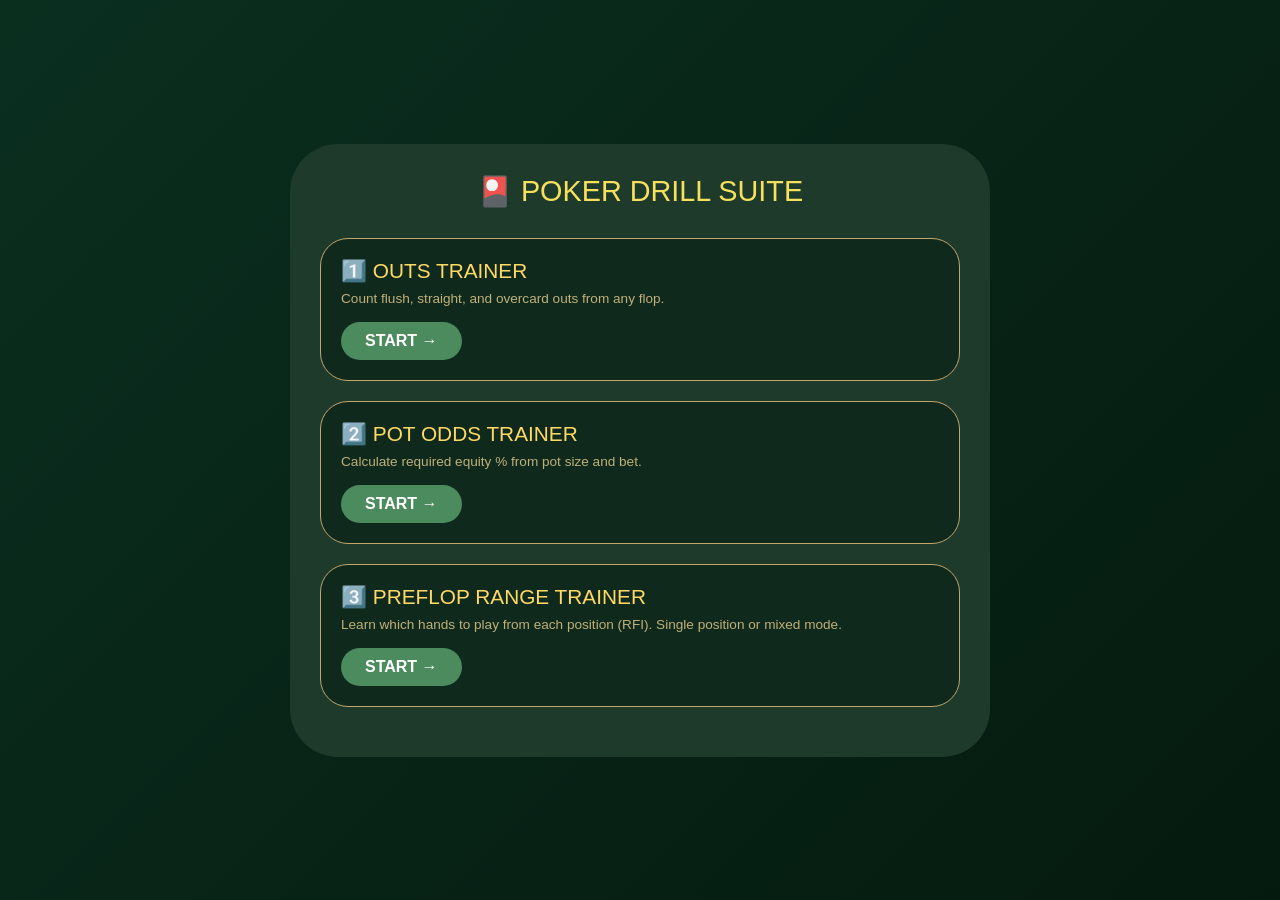
<file: index.html>
<!doctype html>
<html lang="en">
  <head>
    <meta charset="UTF-8" />
    <meta name="viewport" content="width=device-width, initial-scale=1.0" />
    <title>Poker Drill Suite</title>
    <link rel="stylesheet" href="core/styles.css" />
    <style>
      .menu-container {
        max-width: 700px;
        width: 100%;
        background: #1e3a2a;
        border-radius: 48px;
        padding: 30px;
        text-align: center;
      }
      .menu-title {
        color: #f7e05e;
        font-size: 1.8rem;
        margin-bottom: 30px;
      }
      .drill-card {
        background: #0f2a1c;
        border-radius: 28px;
        padding: 20px;
        margin-bottom: 20px;
        text-align: left;
        border: 1px solid #c4a66a;
      }
      .drill-title {
        color: #ffd966;
        font-size: 1.3rem;
        margin-bottom: 8px;
      }
      .drill-desc {
        color: #c0b07a;
        font-size: 0.85rem;
        margin-bottom: 16px;
      }
      .drill-btn {
        background: #4c8b5e;
        border: none;
        padding: 10px 24px;
        border-radius: 40px;
        color: white;
        font-weight: bold;
        cursor: pointer;
        text-decoration: none;
        display: inline-block;
      }
      .drill-btn:active {
        transform: translateY(2px);
      }
    </style>
  </head>
  <body>
    <div class="menu-container">
      <div class="menu-title">🎴 POKER DRILL SUITE</div>

      <div class="drill-card">
        <div class="drill-title">1️⃣ OUTS TRAINER</div>
        <div class="drill-desc">
          Count flush, straight, and overcard outs from any flop.
        </div>
        <a href="outs-trainer/index.html" class="drill-btn">START →</a>
      </div>

      <div class="drill-card">
        <div class="drill-title">2️⃣ POT ODDS TRAINER</div>
        <div class="drill-desc">
          Calculate required equity % from pot size and bet.
        </div>
        <a href="pot-odds-trainer/index.html" class="drill-btn">START →</a>
      </div>

      <div class="drill-card">
    <div class="drill-title">3️⃣ PREFLOP RANGE TRAINER</div>
    <div class="drill-desc">Learn which hands to play from each position (RFI). Single position or mixed mode.</div>
    <a href="preflop-trainer/index.html" class="drill-btn">START →</a>
      </div>
    </div>
  </body>
</html>
</file>
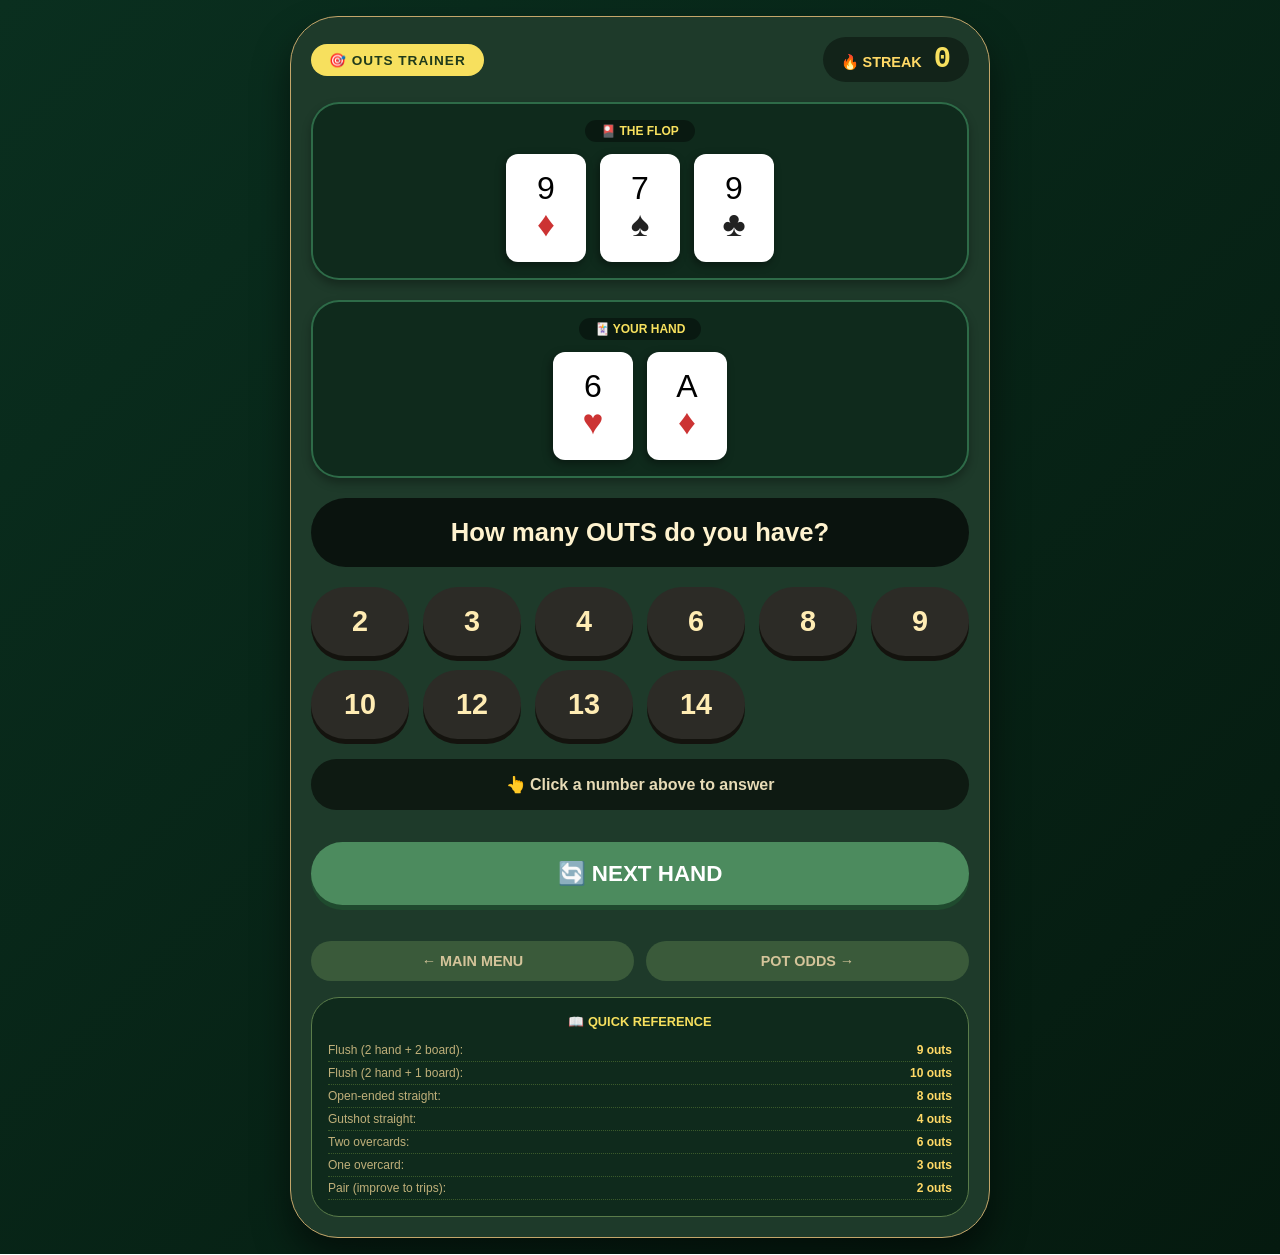
<file: outs-trainer/index.html>
<!doctype html>
<html lang="en">
  <head>
    <meta charset="UTF-8" />
    <meta
      name="viewport"
      content="width=device-width, initial-scale=1.0, user-scalable=yes"
    />
    <title>Outs Trainer</title>
    <link rel="stylesheet" href="../core/styles.css" />
  </head>
  <body>
    <div class="drill-container">
      <div class="header">
        <span class="badge">🎯 OUTS TRAINER</span>
        <div class="streak-box">
          <span class="streak-label">🔥 STREAK</span>
          <span class="streak-count" id="streakCount">0</span>
        </div>
      </div>

      <div class="board-area">
        <div class="section-label">🎴 THE FLOP</div>
        <div class="card-row" id="boardCards"></div>
      </div>

      <div class="hand-area">
        <div class="section-label">🃏 YOUR HAND</div>
        <div class="card-row" id="handCards"></div>
      </div>

      <div class="question-area">
        <div class="question-text" id="questionText">
          How many OUTS do you have?
        </div>
      </div>

      <div class="button-grid" id="buttonGrid">
        <button class="action-btn" data-outs="2">2</button>
        <button class="action-btn" data-outs="3">3</button>
        <button class="action-btn" data-outs="4">4</button>
        <button class="action-btn" data-outs="6">6</button>
        <button class="action-btn" data-outs="8">8</button>
        <button class="action-btn" data-outs="9">9</button>
        <button class="action-btn" data-outs="10">10</button>
        <button class="action-btn" data-outs="12">12</button>
        <button class="action-btn" data-outs="13">13</button>
        <button class="action-btn" data-outs="14">14</button>
      </div>

      <div class="feedback-area" id="feedbackArea">
        👆 Click a number above to answer
      </div>

      <button class="next-btn" id="nextBtn">🔄 NEXT HAND</button>

      <div class="nav-buttons">
        <a href="../index.html" class="nav-btn">← MAIN MENU</a>
        <a href="../pot-odds-trainer/index.html" class="nav-btn">POT ODDS →</a>
      </div>

      <div class="reference">
        <div class="ref-title">📖 QUICK REFERENCE</div>
        <div class="ref-row">
          Flush (2 hand + 2 board): <strong>9 outs</strong>
        </div>
        <div class="ref-row">
          Flush (2 hand + 1 board): <strong>10 outs</strong>
        </div>
        <div class="ref-row">Open-ended straight: <strong>8 outs</strong></div>
        <div class="ref-row">Gutshot straight: <strong>4 outs</strong></div>
        <div class="ref-row">Two overcards: <strong>6 outs</strong></div>
        <div class="ref-row">One overcard: <strong>3 outs</strong></div>
        <div class="ref-row">
          Pair (improve to trips): <strong>2 outs</strong>
        </div>
      </div>
    </div>

    <script src="../core/cards.js"></script>
    <script src="outs.js"></script>
  </body>
</html>
</file>
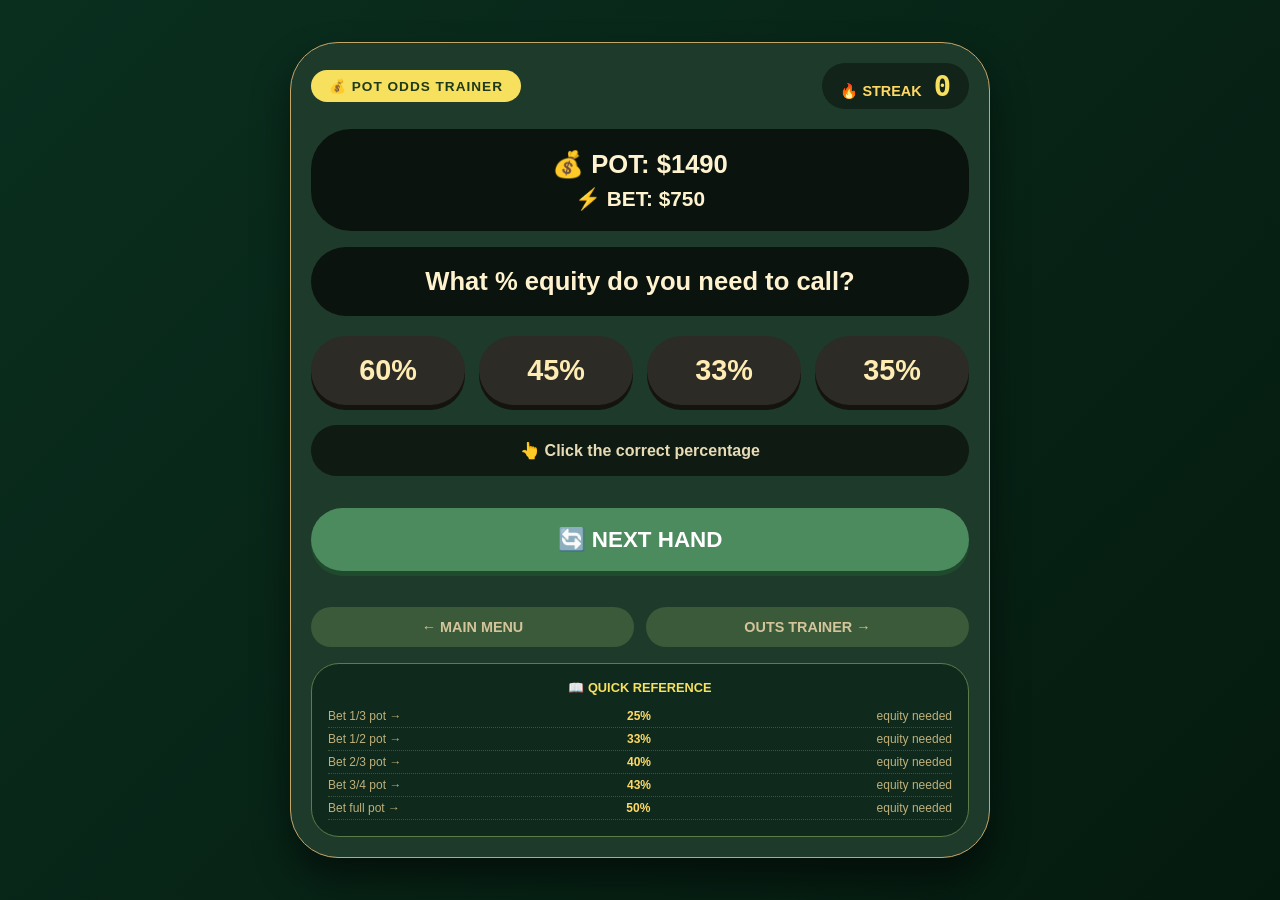
<file: pot-odds-trainer/index.html>
<!doctype html>
<html lang="en">
  <head>
    <meta charset="UTF-8" />
    <meta
      name="viewport"
      content="width=device-width, initial-scale=1.0, user-scalable=yes"
    />
    <title>Pot Odds Trainer</title>
    <link rel="stylesheet" href="../core/styles.css" />
  </head>
  <body>
    <div class="drill-container">
      <div class="header">
        <span class="badge">💰 POT ODDS TRAINER</span>
        <div class="streak-box">
          <span class="streak-label">🔥 STREAK</span>
          <span class="streak-count" id="streakCount">0</span>
        </div>
      </div>

      <div class="question-area" style="margin-bottom: 0">
        <div class="question-text" id="potDisplay">Pot: $0</div>
        <div
          class="question-text"
          id="betDisplay"
          style="font-size: 1.3rem; margin-top: 8px"
        >
          Bet: $0
        </div>
      </div>

      <div class="question-area">
        <div class="question-text" id="questionText">
          What % equity do you need to call?
        </div>
      </div>

      <div class="button-grid" id="buttonGrid">
        <!-- Buttons generated dynamically -->
      </div>

      <div class="feedback-area" id="feedbackArea">
        👆 Click the correct percentage
      </div>

      <button class="next-btn" id="nextBtn">🔄 NEXT HAND</button>

      <div class="nav-buttons">
        <a href="../index.html" class="nav-btn">← MAIN MENU</a>
        <a href="../outs-trainer/index.html" class="nav-btn">OUTS TRAINER →</a>
      </div>

      <div class="reference">
        <div class="ref-title">📖 QUICK REFERENCE</div>
        <div class="ref-row">
          Bet 1/3 pot → <strong>25%</strong> equity needed
        </div>
        <div class="ref-row">
          Bet 1/2 pot → <strong>33%</strong> equity needed
        </div>
        <div class="ref-row">
          Bet 2/3 pot → <strong>40%</strong> equity needed
        </div>
        <div class="ref-row">
          Bet 3/4 pot → <strong>43%</strong> equity needed
        </div>
        <div class="ref-row">
          Bet full pot → <strong>50%</strong> equity needed
        </div>
      </div>
    </div>

    <script src="potodds.js"></script>
  </body>
</html>
</file>
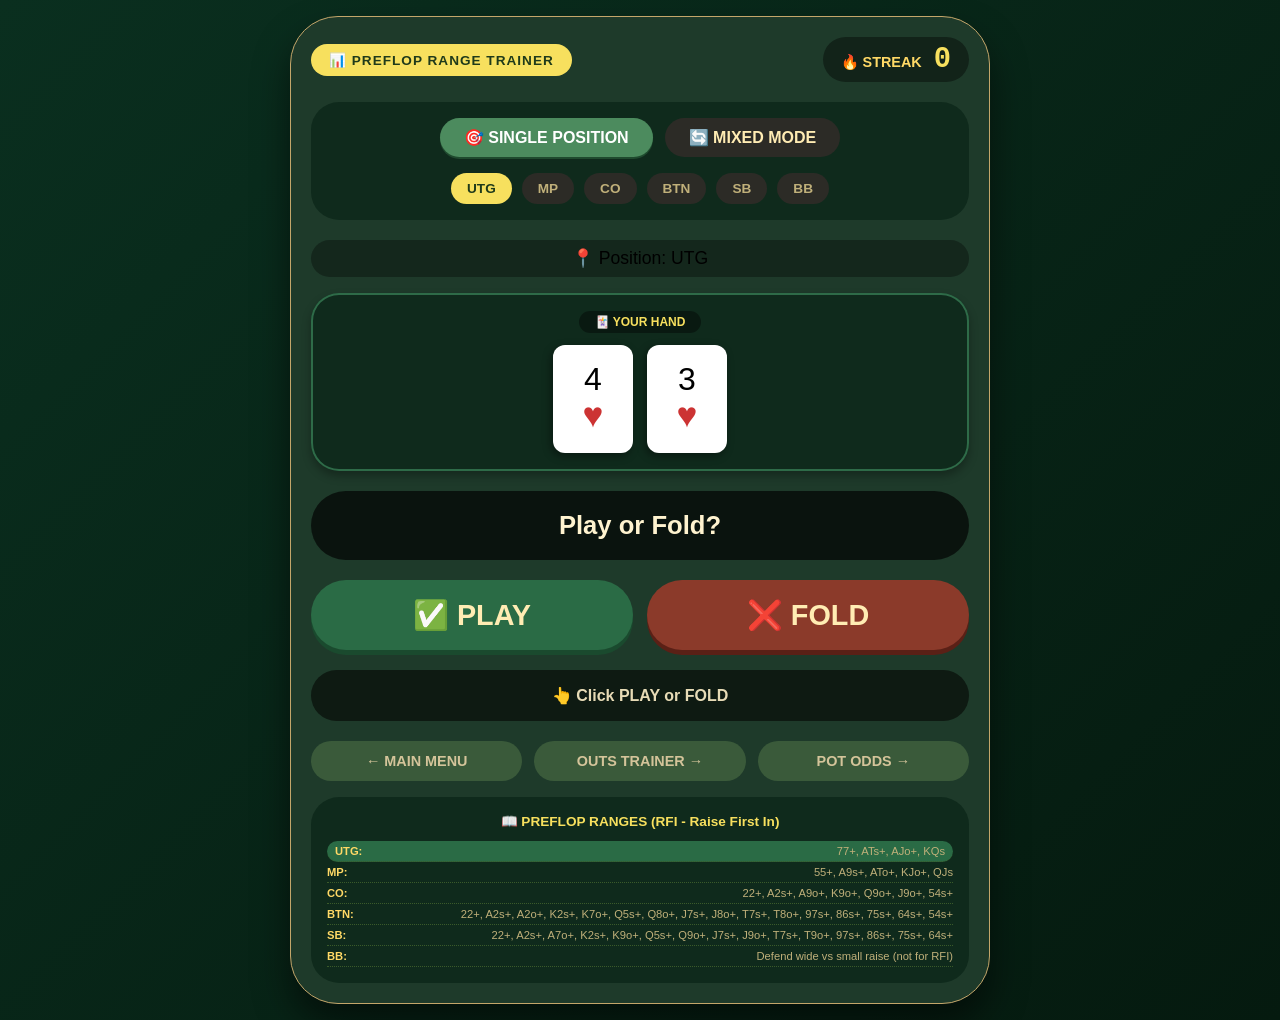
<file: preflop-trainer/index.html>
<!DOCTYPE html>
<html lang="en">
<head>
    <meta charset="UTF-8">
    <meta name="viewport" content="width=device-width, initial-scale=1.0, user-scalable=yes">
    <title>Preflop Range Trainer</title>
    <link rel="stylesheet" href="../core/styles.css">
    <style>
        .mode-selector {
            background: #0f2a1c;
            border-radius: 28px;
            padding: 16px;
            margin-bottom: 20px;
            text-align: center;
        }
        .mode-buttons {
            display: flex;
            gap: 12px;
            justify-content: center;
            margin-bottom: 16px;
        }
        .mode-btn {
            background: #2c2b26;
            border: none;
            padding: 10px 24px;
            border-radius: 40px;
            color: #ffecb3;
            font-weight: bold;
            cursor: pointer;
            font-size: 1rem;
        }
        .mode-btn.active {
            background: #4c8b5e;
            color: white;
            box-shadow: 0 2px 0 #1f4a2e;
        }
        .position-buttons {
            display: flex;
            flex-wrap: wrap;
            gap: 10px;
            justify-content: center;
        }
        .pos-btn {
            background: #2c2b26;
            border: none;
            padding: 8px 16px;
            border-radius: 40px;
            color: #c0b07a;
            font-weight: bold;
            cursor: pointer;
            font-size: 0.85rem;
        }
        .pos-btn.active {
            background: #f7e05e;
            color: #1f3a1a;
        }
        .pos-btn.disabled {
            opacity: 0.4;
            cursor: not-allowed;
        }
        .current-pos {
            text-align: center;
            margin: 16px 0;
            padding: 8px;
            background: #00000055;
            border-radius: 40px;
            font-size: 1.1rem;
        }
        .ref-panel {
            background: #0f2a1c;
            border-radius: 28px;
            padding: 16px;
            margin-top: 16px;
        }
        .ref-title {
            color: #f7e05e;
            font-weight: bold;
            margin-bottom: 12px;
            text-align: center;
            font-size: 0.85rem;
        }
        .ref-row {
            color: #c0b07a;
            font-size: 0.7rem;
            padding: 4px 0;
            border-bottom: 1px dotted #3a5a2a;
            display: flex;
            justify-content: space-between;
        }
        .ref-row strong {
            color: #ffd966;
        }
        .highlight {
            background: #2a6b45;
            border-radius: 20px;
            padding: 0 8px;
        }
    </style>
</head>
<body>
<div class="drill-container">
    <div class="header">
        <span class="badge">📊 PREFLOP RANGE TRAINER</span>
        <div class="streak-box">
            <span class="streak-label">🔥 STREAK</span>
            <span class="streak-count" id="streakCount">0</span>
        </div>
    </div>

    <!-- Mode Selector -->
    <div class="mode-selector">
        <div class="mode-buttons">
            <button class="mode-btn" id="singleModeBtn">🎯 SINGLE POSITION</button>
            <button class="mode-btn" id="mixedModeBtn">🔄 MIXED MODE</button>
        </div>
        <div class="position-buttons" id="positionButtons">
            <button class="pos-btn" data-pos="UTG">UTG</button>
            <button class="pos-btn" data-pos="MP">MP</button>
            <button class="pos-btn" data-pos="CO">CO</button>
            <button class="pos-btn" data-pos="BTN">BTN</button>
            <button class="pos-btn" data-pos="SB">SB</button>
            <button class="pos-btn" data-pos="BB">BB</button>
        </div>
    </div>

    <!-- Current Position Display -->
    <div class="current-pos" id="currentPosDisplay">
        📍 Position: UTG
    </div>

    <!-- Hand Display (uses card styling from core) -->
    <div class="hand-area" style="margin-bottom: 20px;">
        <div class="section-label">🃏 YOUR HAND</div>
        <div class="card-row" id="handCards"></div>
    </div>

    <!-- Question -->
    <div class="question-area">
        <div class="question-text" id="questionText">
            Play or Fold?
        </div>
    </div>

    <!-- Play/Fold Buttons -->
    <div class="button-grid" style="grid-template-columns: 1fr 1fr;">
        <button class="action-btn" id="playBtn" style="background: #2a6b45; box-shadow: 0 5px 0 #1a4a2e;">✅ PLAY</button>
        <button class="action-btn" id="foldBtn" style="background: #8b3a2a; box-shadow: 0 5px 0 #5a2016;">❌ FOLD</button>
    </div>

    <!-- Feedback -->
    <div class="feedback-area" id="feedbackArea">
        👆 Click PLAY or FOLD
    </div>

    <div class="nav-buttons">
        <a href="../index.html" class="nav-btn">← MAIN MENU</a>
        <a href="../outs-trainer/index.html" class="nav-btn">OUTS TRAINER →</a>
        <a href="../pot-odds-trainer/index.html" class="nav-btn">POT ODDS →</a>
    </div>

    <!-- Reference Panel (always visible) -->
    <div class="ref-panel">
        <div class="ref-title">📖 PREFLOP RANGES (RFI - Raise First In)</div>
        <div class="ref-row" id="refUTG"><strong>UTG:</strong> 77+, ATs+, AJo+, KQs</div>
        <div class="ref-row" id="refMP"><strong>MP:</strong> 55+, A9s+, ATo+, KJo+, QJs</div>
        <div class="ref-row" id="refCO"><strong>CO:</strong> 22+, A2s+, A9o+, K9o+, Q9o+, J9o+, 54s+</div>
        <div class="ref-row" id="refBTN"><strong>BTN:</strong> 22+, A2s+, A2o+, K2s+, K7o+, Q5s+, Q8o+, J7s+, J8o+, T7s+, T8o+, 97s+, 86s+, 75s+, 64s+, 54s+</div>
        <div class="ref-row" id="refSB"><strong>SB:</strong> 22+, A2s+, A7o+, K2s+, K9o+, Q5s+, Q9o+, J7s+, J9o+, T7s+, T9o+, 97s+, 86s+, 75s+, 64s+</div>
        <div class="ref-row" id="refBB"><strong>BB:</strong> Defend wide vs small raise (not for RFI)</div>
    </div>
</div>

<script src="../core/cards.js"></script>
<script src="preflop.js"></script>
</body>
</html>
</file>
<file: core/styles.css>
* {
  box-sizing: border-box;
  user-select: none;
}

body {
  background: linear-gradient(135deg, #0a2f1f 0%, #051a0f 100%);
  font-family: "Segoe UI", "Roboto", "Helvetica Neue", sans-serif;
  display: flex;
  justify-content: center;
  align-items: center;
  min-height: 100vh;
  margin: 0;
  padding: 16px;
}

.drill-container {
  max-width: 700px;
  width: 100%;
  background: #1e3a2a;
  border-radius: 48px;
  padding: 20px;
  box-shadow: 0 20px 35px rgba(0, 0, 0, 0.5);
  border: 1px solid #c4a66a;
}

.header {
  display: flex;
  justify-content: space-between;
  align-items: center;
  margin-bottom: 20px;
  flex-wrap: wrap;
  gap: 12px;
}

.badge {
  background: #f7e05e;
  color: #1f3a1a;
  padding: 8px 18px;
  border-radius: 60px;
  font-weight: bold;
  font-size: 0.85rem;
  letter-spacing: 1px;
}

.streak-box {
  background: #00000066;
  padding: 6px 18px;
  border-radius: 60px;
  display: flex;
  gap: 12px;
  align-items: baseline;
}

.streak-label {
  color: #ffd966;
  font-weight: bold;
  font-size: 0.9rem;
}

.streak-count {
  color: #f7e05e;
  font-size: 1.8rem;
  font-weight: bold;
  font-family: monospace;
}

.board-area,
.hand-area {
  background: #0f2a1c;
  border-radius: 28px;
  padding: 18px 12px;
  margin-bottom: 20px;
  text-align: center;
  box-shadow:
    inset 0 0 0 2px #2e6b48,
    0 5px 10px rgba(0, 0, 0, 0.3);
}

.section-label {
  color: #f7e05e;
  font-weight: bold;
  font-size: 0.75rem;
  margin-bottom: 12px;
  text-transform: uppercase;
  display: inline-block;
  background: #00000066;
  padding: 4px 16px;
  border-radius: 30px;
}

.card-row {
  display: flex;
  justify-content: center;
  gap: 14px;
  flex-wrap: wrap;
}

.poker-card {
  background: white;
  width: 80px;
  height: 108px;
  border-radius: 12px;
  box-shadow: -2px 3px 8px rgba(0, 0, 0, 0.4);
  display: flex;
  flex-direction: column;
  justify-content: center;
  align-items: center;
}

@media (max-width: 500px) {
  .poker-card {
    width: 65px;
    height: 90px;
  }
  .card-rank {
    font-size: 1.8rem;
  }
  .card-suit {
    font-size: 2rem;
  }
}

.card-rank {
  font-size: 2rem;
  line-height: 1;
  margin-top: 6px;
}

.card-suit {
  font-size: 2.2rem;
  margin-bottom: 6px;
}

.suit-red {
  color: #c33;
}
.suit-black {
  color: #222;
}

.question-area {
  background: #000000aa;
  border-radius: 40px;
  padding: 20px;
  text-align: center;
  margin: 16px 0;
}

.question-text {
  font-size: 1.6rem;
  font-weight: bold;
  color: #fff3cf;
}

.button-grid {
  display: grid;
  grid-template-columns: repeat(auto-fit, minmax(85px, 1fr));
  gap: 14px;
  margin: 20px 0;
}

.action-btn {
  background: #2c2b26;
  border: none;
  padding: 18px 0;
  font-size: 1.8rem;
  font-weight: bold;
  color: #ffecb3;
  border-radius: 60px;
  cursor: pointer;
  transition: all 0.05s linear;
  box-shadow: 0 5px 0 #14130e;
}

.action-btn:active {
  transform: translateY(2px);
  box-shadow: 0 2px 0 #14130e;
}

.feedback-area {
  background: #0e1a12;
  padding: 16px;
  border-radius: 40px;
  text-align: center;
  color: #e7dbb6;
  font-weight: bold;
  margin: 16px 0;
  font-size: 1rem;
}

.next-btn {
  width: 100%;
  background: #4c8b5e;
  border: none;
  padding: 18px;
  font-size: 1.4rem;
  font-weight: bold;
  color: white;
  border-radius: 60px;
  margin: 16px 0;
  cursor: pointer;
  transition: 0.05s linear;
  box-shadow: 0 5px 0 #1f4a2e;
}

.next-btn:active {
  transform: translateY(2px);
}

.nav-buttons {
  display: flex;
  gap: 12px;
  margin-top: 20px;
}

.nav-btn {
  flex: 1;
  background: #3a5a3a;
  border: none;
  padding: 12px;
  border-radius: 40px;
  color: #d4c49a;
  font-weight: bold;
  cursor: pointer;
  text-align: center;
  text-decoration: none;
  font-size: 0.9rem;
}

.nav-btn:active {
  transform: translateY(1px);
}

.reference {
  background: #0f2a1c;
  border-radius: 28px;
  padding: 16px;
  margin-top: 16px;
  border: 1px solid #5a7c4a;
}

.ref-title {
  color: #f7e05e;
  font-weight: bold;
  margin-bottom: 10px;
  font-size: 0.8rem;
  text-align: center;
}

.ref-row {
  color: #c0b07a;
  font-size: 0.75rem;
  padding: 4px 0;
  display: flex;
  justify-content: space-between;
  border-bottom: 1px dotted #3a5a2a;
}

.ref-row strong {
  color: #ffd966;
}
</file>
